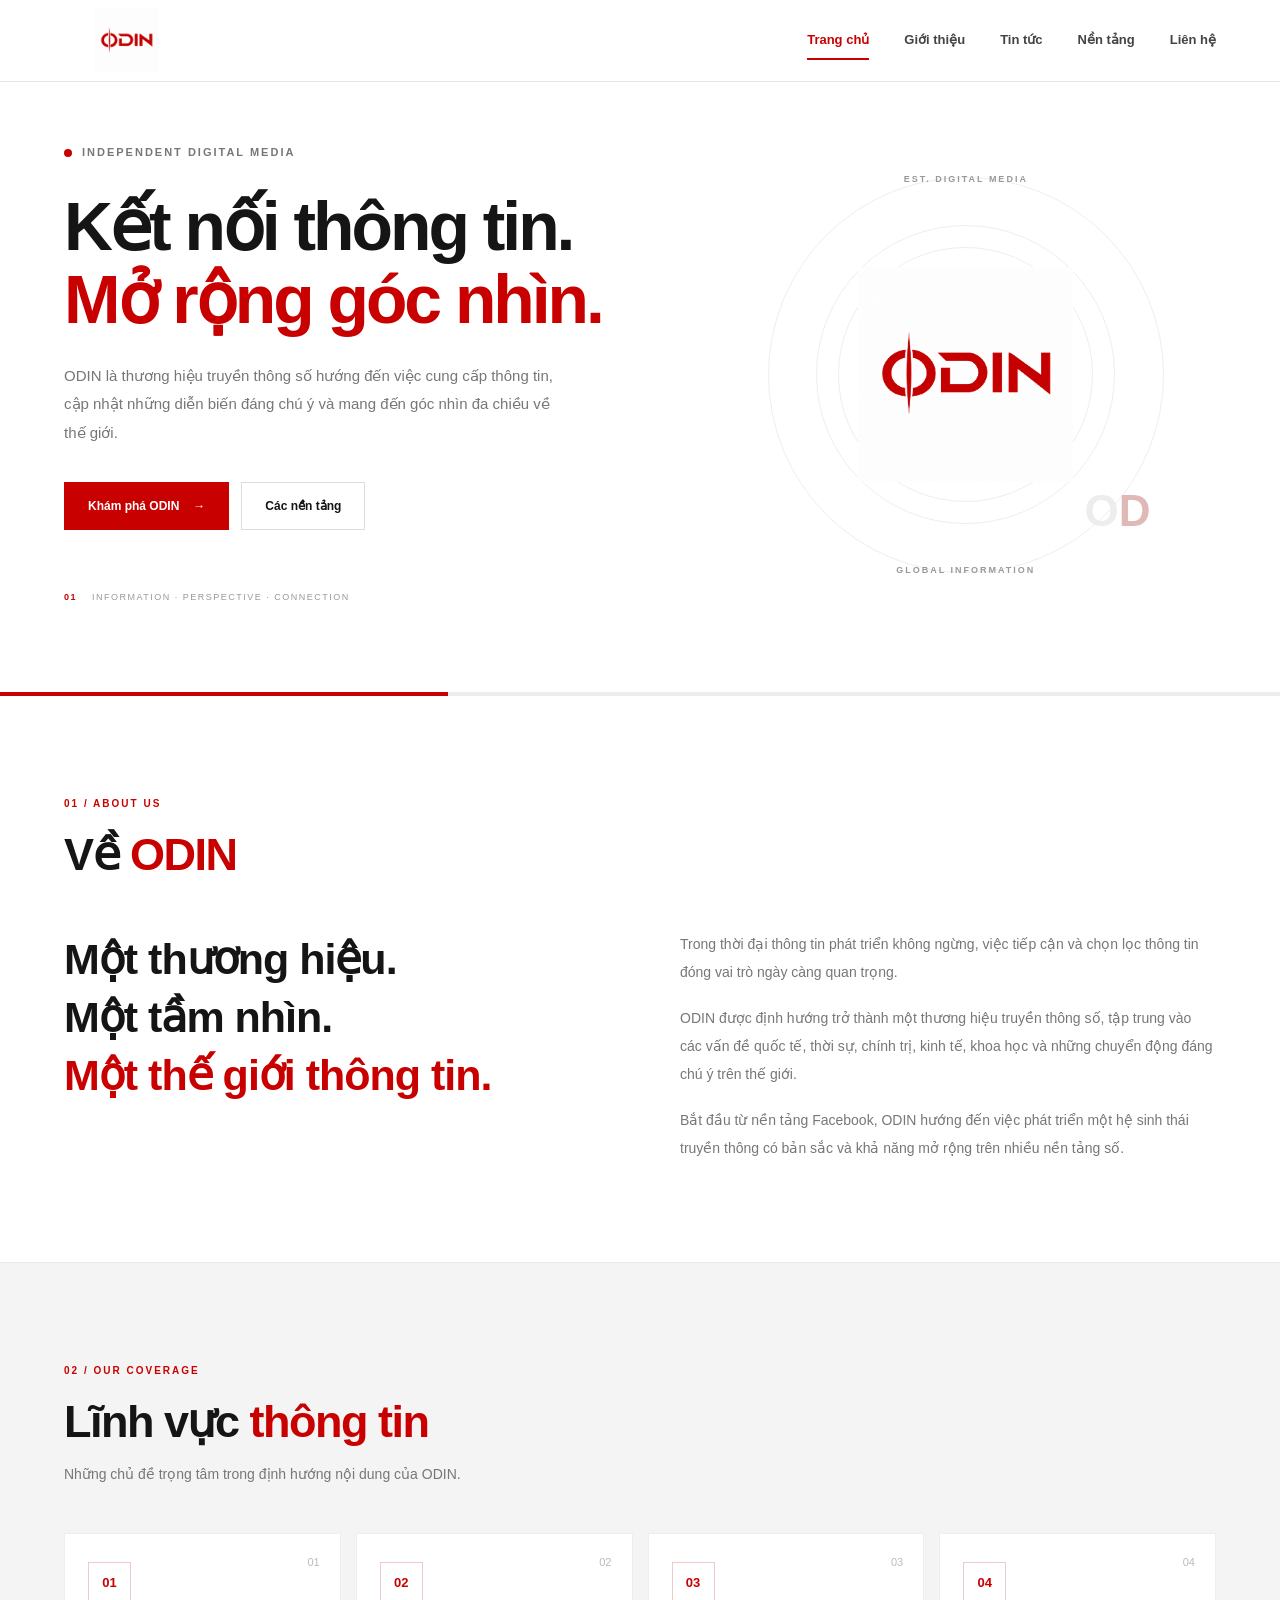
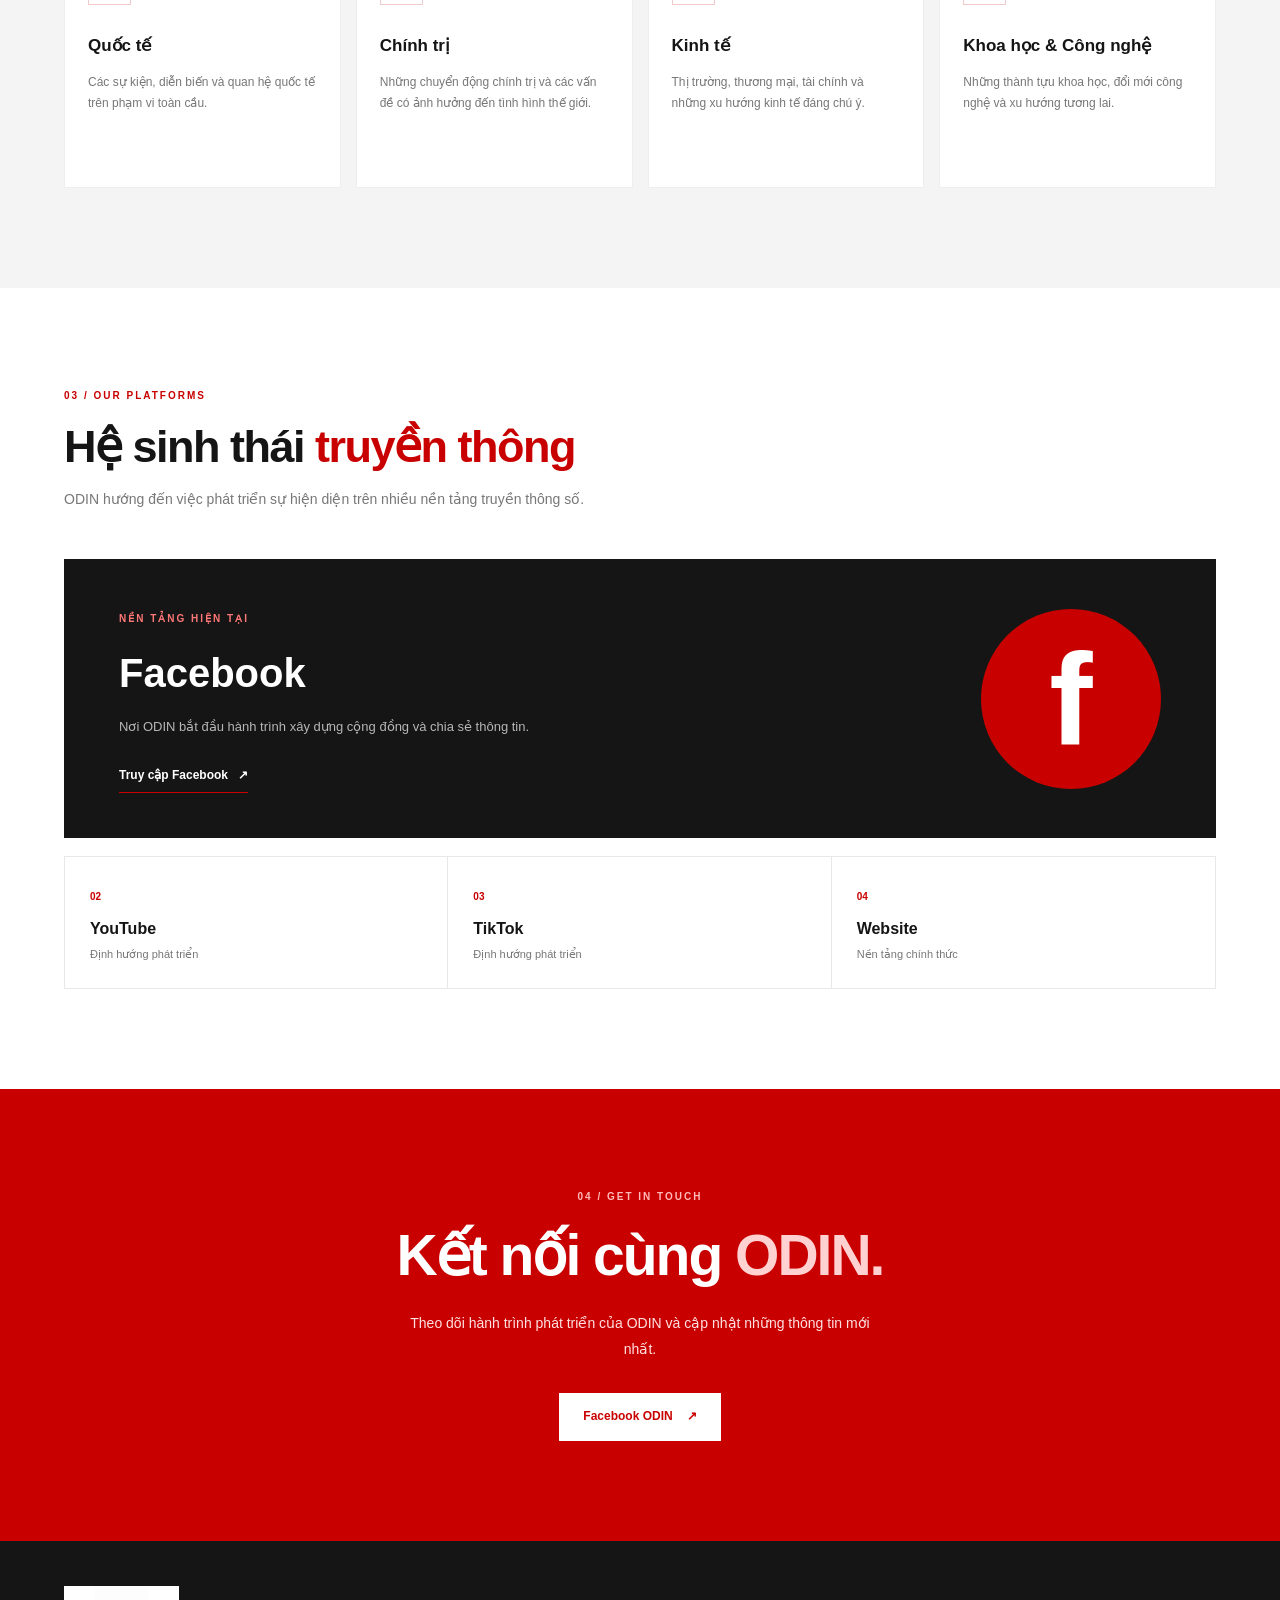
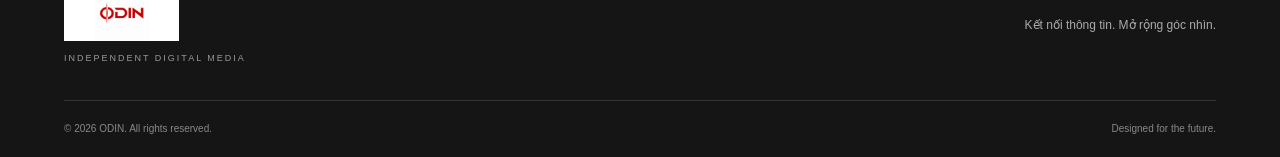
<file: index.html>
<!DOCTYPE html>
<html lang="vi">
<head>
    <meta charset="UTF-8">
    <meta name="viewport" content="width=device-width, initial-scale=1.0">

    <meta name="description" content="ODIN - Thương hiệu truyền thông số, cập nhật tin tức và thông tin quốc tế.">

    <meta name="theme-color" content="#ffffff">

    <title>ODIN — Independent Media</title>

    <!-- Kết nối tệp CSS -->
    <link rel="stylesheet" href="CSS/style.css">
    <meta name="google-site-verification" content="PAQ6sHOZTSMUvx8kvHD7Wn_HcqhSlnNQeg2O_jEp5a0" />
</head>

<body>

    <!-- HEADER -->
    <header class="site-header">
        <div class="container header-inner">

            <a href="#home" class="brand" aria-label="ODIN - Trang chủ">
                <img src="ASSETS/logo.png" alt="ODIN Logo">
            </a>

            <button
                class="menu-toggle"
                id="menu-toggle"
                aria-label="Mở menu"
                aria-expanded="false"
                aria-controls="main-nav"
            >
                <span></span>
                <span></span>
                <span></span>
            </button>

            
            <nav class="main-nav" id="main-nav">

                <a href="index.html#home" class="nav-link active">Trang chủ</a>

                <a href="PAGES/about.html" class="nav-link">Giới thiệu</a>

                <a href="PAGES/news.html" class="nav-link">Tin tức</a>

                <a href="index.html#platforms" class="nav-link">Nền tảng</a>

                <a href="PAGES/contact.html" class="nav-link">Liên hệ</a>

            </nav>


        </div>
    </header>


    <!-- MAIN CONTENT -->
    <main>

        <!-- HERO SECTION -->
        <section class="hero" id="home">

            <div class="container hero-grid">

                <div class="hero-content">

                    <span class="eyebrow">
                        <span class="red-dot"></span>
                        INDEPENDENT DIGITAL MEDIA
                    </span>

                    <h1>
                        Kết nối thông tin.
                        <span>Mở rộng góc nhìn.</span>
                    </h1>

                    <p class="hero-description">
                        ODIN là thương hiệu truyền thông số hướng đến
                        việc cung cấp thông tin, cập nhật những diễn biến
                        đáng chú ý và mang đến góc nhìn đa chiều về thế giới.
                    </p>

                    <div class="hero-actions">
                        <a href="#about" class="button button-primary">
                            Khám phá ODIN
                            <span aria-hidden="true">→</span>
                        </a>

                        <a href="#platforms" class="button button-outline">
                            Các nền tảng
                        </a>
                    </div>

                    <div class="hero-caption">
                        <span>01</span>
                        <span>INFORMATION · PERSPECTIVE · CONNECTION</span>
                    </div>

                </div>


                <div class="hero-visual">

                    <div class="visual-frame">

                        <div class="visual-circle circle-one"></div>
                        <div class="visual-circle circle-two"></div>

                        <div class="visual-center">
                            <img src="ASSETS/logo.png" alt="ODIN">
                        </div>

                        <span class="visual-label label-top">
                            EST. DIGITAL MEDIA
                        </span>

                        <span class="visual-label label-bottom">
                            GLOBAL INFORMATION
                        </span>

                        <div class="visual-number">
                            O<span>D</span>
                        </div>

                    </div>

                </div>

            </div>

            <div class="hero-bottom-line"></div>

        </section>


        <!-- INTRODUCTION -->
        <section class="section about-section" id="about">

            <div class="container">

                <div class="section-heading">

                    <span class="section-index">01 / ABOUT US</span>

                    <h2>
                        Về <span>ODIN</span>
                    </h2>

                </div>

                <div class="about-grid">

                    <div class="about-title">
                        <h3>
                            Một thương hiệu.
                            <br>
                            Một tầm nhìn.
                            <br>
                            <span>Một thế giới thông tin.</span>
                        </h3>
                    </div>

                    <div class="about-description">

                        <p>
                            Trong thời đại thông tin phát triển không ngừng,
                            việc tiếp cận và chọn lọc thông tin đóng vai trò
                            ngày càng quan trọng.
                        </p>

                        <p>
                            ODIN được định hướng trở thành một thương hiệu
                            truyền thông số, tập trung vào các vấn đề quốc tế,
                            thời sự, chính trị, kinh tế, khoa học và những
                            chuyển động đáng chú ý trên thế giới.
                        </p>

                        <p>
                            Bắt đầu từ nền tảng Facebook, ODIN hướng đến
                            việc phát triển một hệ sinh thái truyền thông
                            có bản sắc và khả năng mở rộng trên nhiều
                            nền tảng số.
                        </p>

                    </div>

                </div>

            </div>

        </section>


        <!-- COVERAGE -->
        <section class="section coverage-section" id="coverage">

            <div class="container">

                <div class="section-heading">

                    <span class="section-index">02 / OUR COVERAGE</span>

                    <h2>
                        Lĩnh vực <span>thông tin</span>
                    </h2>

                    <p>
                        Những chủ đề trọng tâm trong định hướng nội dung
                        của ODIN.
                    </p>

                </div>


                <div class="coverage-grid">

                    <article class="coverage-card">

                        <span class="card-number">01</span>

                        <div class="card-icon">01</div>

                        <h3>Quốc tế</h3>

                        <p>
                            Các sự kiện, diễn biến và quan hệ quốc tế
                            trên phạm vi toàn cầu.
                        </p>

                    </article>


                    <article class="coverage-card">

                        <span class="card-number">02</span>

                        <div class="card-icon">02</div>

                        <h3>Chính trị</h3>

                        <p>
                            Những chuyển động chính trị và các vấn đề
                            có ảnh hưởng đến tình hình thế giới.
                        </p>

                    </article>


                    <article class="coverage-card">

                        <span class="card-number">03</span>

                        <div class="card-icon">03</div>

                        <h3>Kinh tế</h3>

                        <p>
                            Thị trường, thương mại, tài chính và
                            những xu hướng kinh tế đáng chú ý.
                        </p>

                    </article>


                    <article class="coverage-card">

                        <span class="card-number">04</span>

                        <div class="card-icon">04</div>

                        <h3>Khoa học & Công nghệ</h3>

                        <p>
                            Những thành tựu khoa học, đổi mới công nghệ
                            và xu hướng tương lai.
                        </p>

                    </article>

                </div>

            </div>

        </section>


        <!-- PLATFORMS -->
        <section class="section platforms-section" id="platforms">

            <div class="container">

                <div class="section-heading">

                    <span class="section-index">03 / OUR PLATFORMS</span>

                    <h2>
                        Hệ sinh thái <span>truyền thông</span>
                    </h2>

                    <p>
                        ODIN hướng đến việc phát triển sự hiện diện
                        trên nhiều nền tảng truyền thông số.
                    </p>

                </div>


                <div class="platform-main">

                    <div class="platform-content">

                        <span class="platform-status">
                            NỀN TẢNG HIỆN TẠI
                        </span>

                        <h3>Facebook</h3>

                        <p>
                            Nơi ODIN bắt đầu hành trình xây dựng
                            cộng đồng và chia sẻ thông tin.
                        </p>

                        <a
                            href="https://www.facebook.com/"
                            target="_blank"
                            rel="noopener noreferrer"
                            class="text-link"
                        >
                            Truy cập Facebook
                            <span aria-hidden="true">↗</span>
                        </a>

                    </div>

                    <div class="platform-symbol">
                        f
                    </div>

                </div>


                <div class="future-platforms">

                    <div class="future-platform">
                        <span>02</span>
                        <h4>YouTube</h4>
                        <p>Định hướng phát triển</p>
                    </div>

                    <div class="future-platform">
                        <span>03</span>
                        <h4>TikTok</h4>
                        <p>Định hướng phát triển</p>
                    </div>

                    <div class="future-platform">
                        <span>04</span>
                        <h4>Website</h4>
                        <p>Nền tảng chính thức</p>
                    </div>

                </div>

            </div>

        </section>


        <!-- CONTACT -->
        <section class="section contact-section" id="contact">

            <div class="container contact-inner">

                <span class="section-index">04 / GET IN TOUCH</span>

                <h2>
                    Kết nối cùng
                    <span>ODIN.</span>
                </h2>

                <p>
                    Theo dõi hành trình phát triển của ODIN
                    và cập nhật những thông tin mới nhất.
                </p>

                <a
                    href="https://www.facebook.com/"
                    target="_blank"
                    rel="noopener noreferrer"
                    class="button button-light"
                >
                    Facebook ODIN
                    <span aria-hidden="true">↗</span>
                </a>

            </div>

        </section>

    </main>


    <!-- FOOTER -->
    <footer class="site-footer">

        <div class="container">

            <div class="footer-top">

                <div class="footer-brand">
                    <img src="ASSETS/logo.png" alt="ODIN Logo">
                    <p>INDEPENDENT DIGITAL MEDIA</p>
                </div>

                <p class="footer-description">
                    Kết nối thông tin. Mở rộng góc nhìn.
                </p>

            </div>


            <div class="footer-bottom">

                <p>
                    © <span id="current-year">2026</span> ODIN.
                    All rights reserved.
                </p>

                <p>
                    Designed for the future.
                </p>

            </div>

        </div>

    </footer>


    <!-- Kết nối tệp JavaScript -->
    <script src="JS/main.js"></script>

</body>
</html>
</file>
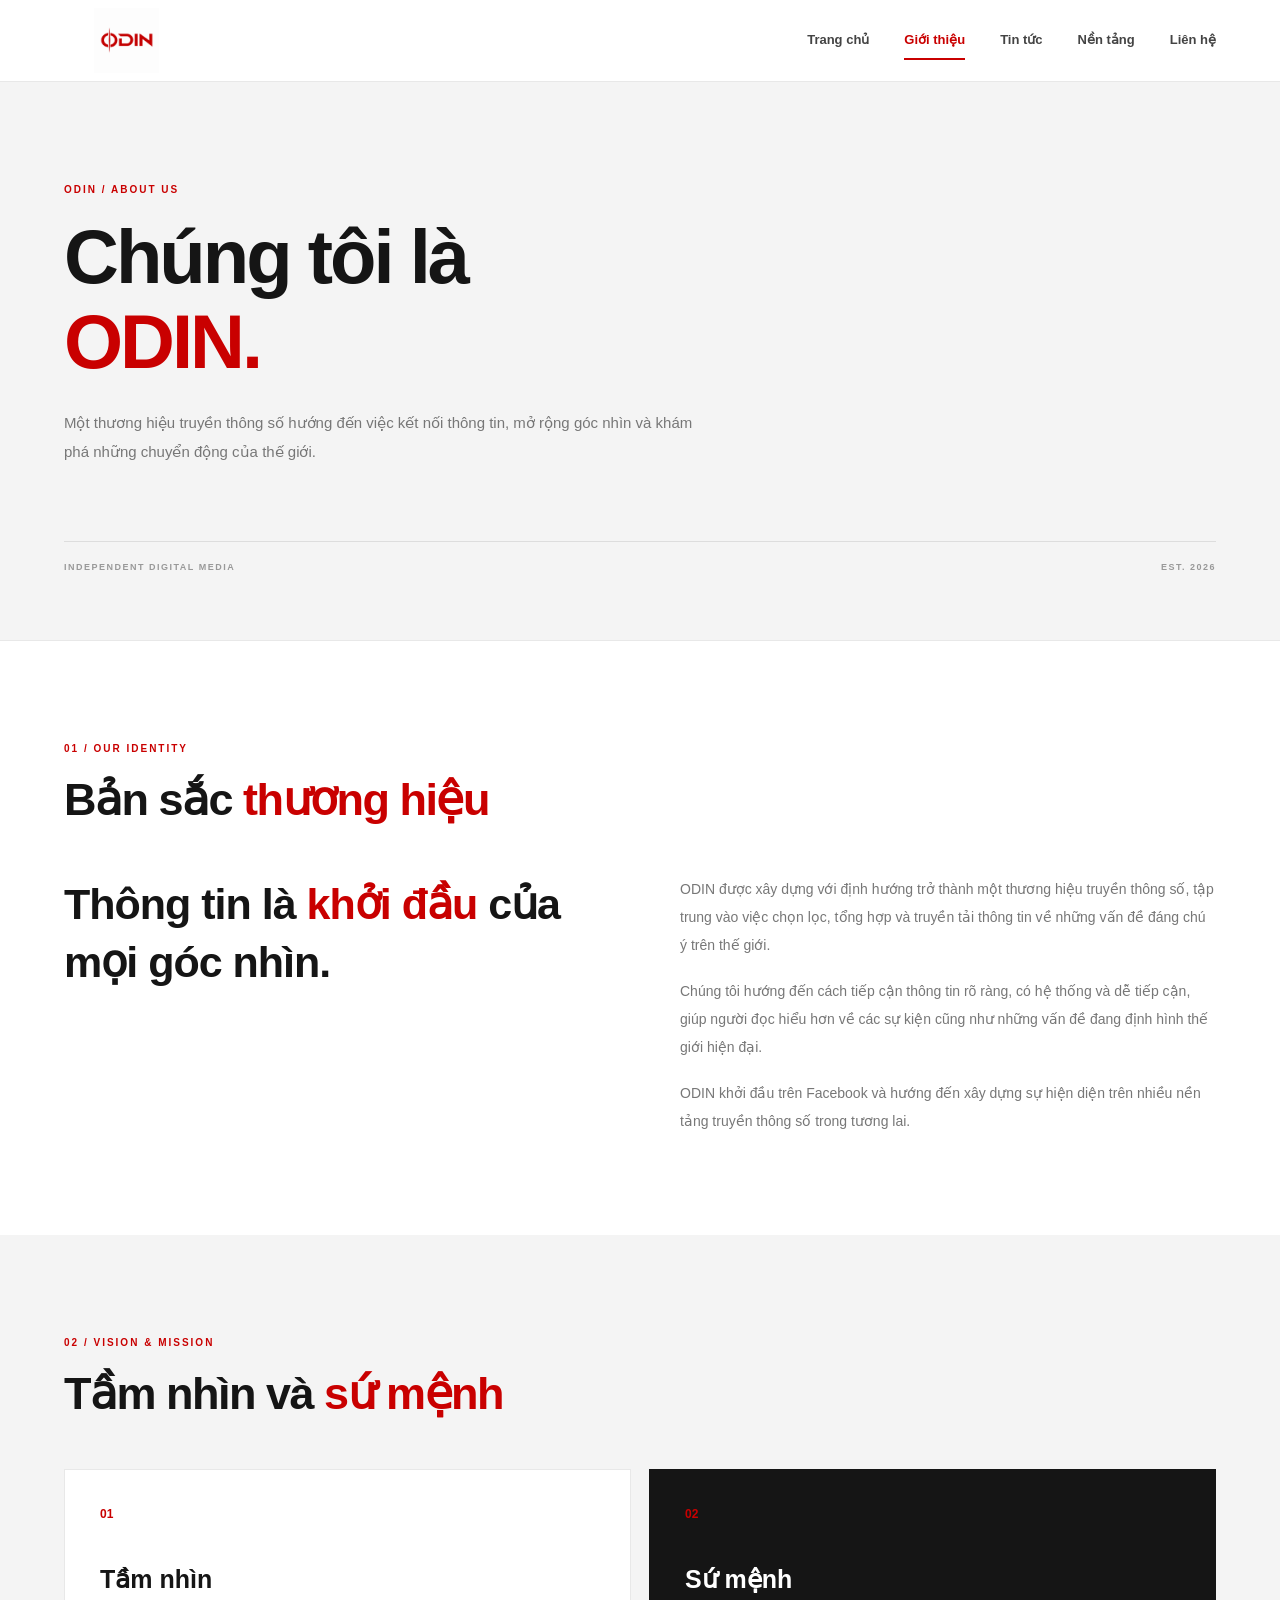
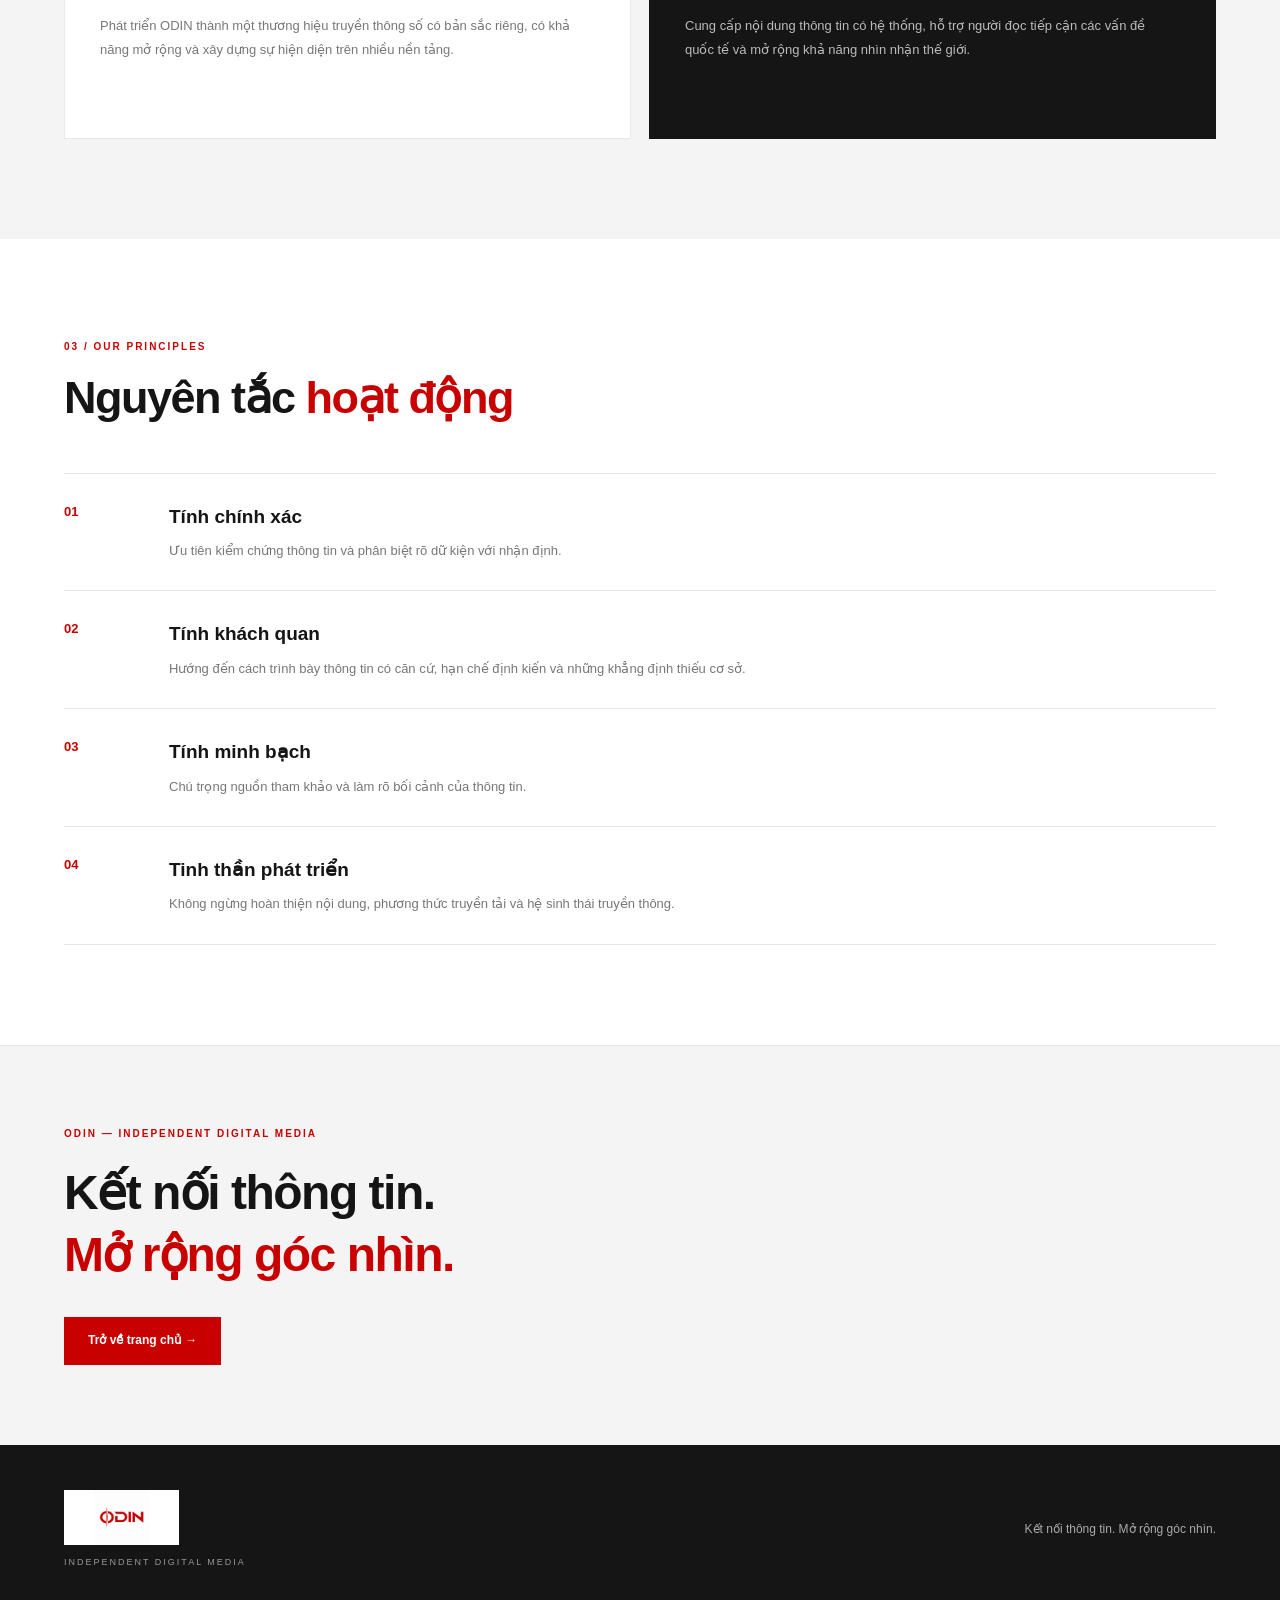
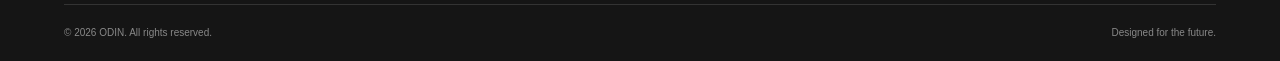
<file: PAGES/about.html>
<!DOCTYPE html>
<html lang="vi">
<head>
    <meta charset="UTF-8">
    <meta name="viewport" content="width=device-width, initial-scale=1.0">

    <meta name="description" content="Tìm hiểu về ODIN, tầm nhìn, sứ mệnh và định hướng phát triển thương hiệu truyền thông số.">

    <meta name="theme-color" content="#ffffff">

    <title>Giới thiệu | ODIN</title>

    <link rel="stylesheet" href="../CSS/style.css">
</head>

<body>

    <!-- HEADER -->
    <header class="site-header">
        <div class="container header-inner">

            <a href="../index.html#home" class="brand">
                <img src="../ASSETS/logo.png" alt="ODIN Logo">
            </a>

            <button class="menu-toggle"
                    id="menu-toggle"
                    aria-label="Mở menu"
                    aria-expanded="false"
                    aria-controls="main-nav">

                <span></span>
                <span></span>
                <span></span>

            </button>

            <nav class="main-nav" id="main-nav">

                <a href="../index.html#home" class="nav-link">
                    Trang chủ
                </a>

                <a href="about.html" class="nav-link active">
                    Giới thiệu
                </a>

                <a href="news.html" class="nav-link">
                    Tin tức
                </a>

                <a href="../index.html#platforms" class="nav-link">
                    Nền tảng
                </a>

                <a href="contact.html" class="nav-link">
                    Liên hệ
                </a>

            </nav>

        </div>
    </header>


    <main>

        <!-- PAGE HERO -->
        <section class="page-hero">

            <div class="container">

                <span class="section-index">
                    ODIN / ABOUT US
                </span>

                <h1 class="page-title">
                    Chúng tôi là
                    <span>ODIN.</span>
                </h1>

                <p class="page-lead">
                    Một thương hiệu truyền thông số hướng đến việc
                    kết nối thông tin, mở rộng góc nhìn và khám phá
                    những chuyển động của thế giới.
                </p>

                <div class="page-hero-footer">
                    <span>INDEPENDENT DIGITAL MEDIA</span>
                    <span>EST. 2026</span>
                </div>

            </div>

        </section>


        <!-- BRAND INTRODUCTION -->
        <section class="section">

            <div class="container">

                <div class="section-heading">

                    <span class="section-index">
                        01 / OUR IDENTITY
                    </span>

                    <h2>
                        Bản sắc <span>thương hiệu</span>
                    </h2>

                </div>


                <div class="about-grid">

                    <div class="about-title">

                        <h3>
                            Thông tin là
                            <span>khởi đầu</span>
                            của mọi góc nhìn.
                        </h3>

                    </div>


                    <div class="about-description">

                        <p>
                            ODIN được xây dựng với định hướng trở thành
                            một thương hiệu truyền thông số, tập trung
                            vào việc chọn lọc, tổng hợp và truyền tải
                            thông tin về những vấn đề đáng chú ý trên
                            thế giới.
                        </p>

                        <p>
                            Chúng tôi hướng đến cách tiếp cận thông tin
                            rõ ràng, có hệ thống và dễ tiếp cận, giúp
                            người đọc hiểu hơn về các sự kiện cũng như
                            những vấn đề đang định hình thế giới hiện đại.
                        </p>

                        <p>
                            ODIN khởi đầu trên Facebook và hướng đến
                            xây dựng sự hiện diện trên nhiều nền tảng
                            truyền thông số trong tương lai.
                        </p>

                    </div>

                </div>

            </div>

        </section>


        <!-- VISION AND MISSION -->
        <section class="section identity-section">

            <div class="container">

                <div class="section-heading">

                    <span class="section-index">
                        02 / VISION & MISSION
                    </span>

                    <h2>
                        Tầm nhìn và <span>sứ mệnh</span>
                    </h2>

                </div>


                <div class="identity-grid">

                    <article class="identity-card">

                        <span class="identity-number">01</span>

                        <h3>Tầm nhìn</h3>

                        <p>
                            Phát triển ODIN thành một thương hiệu truyền
                            thông số có bản sắc riêng, có khả năng mở rộng
                            và xây dựng sự hiện diện trên nhiều nền tảng.
                        </p>

                    </article>


                    <article class="identity-card identity-featured">

                        <span class="identity-number">02</span>

                        <h3>Sứ mệnh</h3>

                        <p>
                            Cung cấp nội dung thông tin có hệ thống,
                            hỗ trợ người đọc tiếp cận các vấn đề quốc tế
                            và mở rộng khả năng nhìn nhận thế giới.
                        </p>

                    </article>

                </div>

            </div>

        </section>


        <!-- PRINCIPLES -->
        <section class="section">

            <div class="container">

                <div class="section-heading">

                    <span class="section-index">
                        03 / OUR PRINCIPLES
                    </span>

                    <h2>
                        Nguyên tắc <span>hoạt động</span>
                    </h2>

                </div>


                <div class="principles-list">

                    <div class="principle-item">

                        <span>01</span>

                        <div>
                            <h3>Tính chính xác</h3>

                            <p>
                                Ưu tiên kiểm chứng thông tin và
                                phân biệt rõ dữ kiện với nhận định.
                            </p>
                        </div>

                    </div>


                    <div class="principle-item">

                        <span>02</span>

                        <div>
                            <h3>Tính khách quan</h3>

                            <p>
                                Hướng đến cách trình bày thông tin
                                có căn cứ, hạn chế định kiến và
                                những khẳng định thiếu cơ sở.
                            </p>
                        </div>

                    </div>


                    <div class="principle-item">

                        <span>03</span>

                        <div>
                            <h3>Tính minh bạch</h3>

                            <p>
                                Chú trọng nguồn tham khảo và
                                làm rõ bối cảnh của thông tin.
                            </p>
                        </div>

                    </div>


                    <div class="principle-item">

                        <span>04</span>

                        <div>
                            <h3>Tinh thần phát triển</h3>

                            <p>
                                Không ngừng hoàn thiện nội dung,
                                phương thức truyền tải và hệ sinh thái
                                truyền thông.
                            </p>
                        </div>

                    </div>

                </div>

            </div>

        </section>


        <!-- CLOSING -->
        <section class="page-closing">

            <div class="container">

                <p>ODIN — INDEPENDENT DIGITAL MEDIA</p>

                <h2>
                    Kết nối thông tin.
                    <span>Mở rộng góc nhìn.</span>
                </h2>

                <a href="../index.html" class="button button-primary">
                    Trở về trang chủ →
                </a>

            </div>

        </section>

    </main>


    <!-- FOOTER -->
    <footer class="site-footer">

        <div class="container">

            <div class="footer-top">

                <div class="footer-brand">

                    <img src="../ASSETS/logo.png" alt="ODIN Logo">

                    <p>INDEPENDENT DIGITAL MEDIA</p>

                </div>

                <p class="footer-description">
                    Kết nối thông tin. Mở rộng góc nhìn.
                </p>

            </div>


            <div class="footer-bottom">

                <p>
                    © <span id="current-year">2026</span>
                    ODIN. All rights reserved.
                </p>

                <p>Designed for the future.</p>

            </div>

        </div>

    </footer>


    <script src="../JS/main.js"></script>

</body>
</html>
</file>
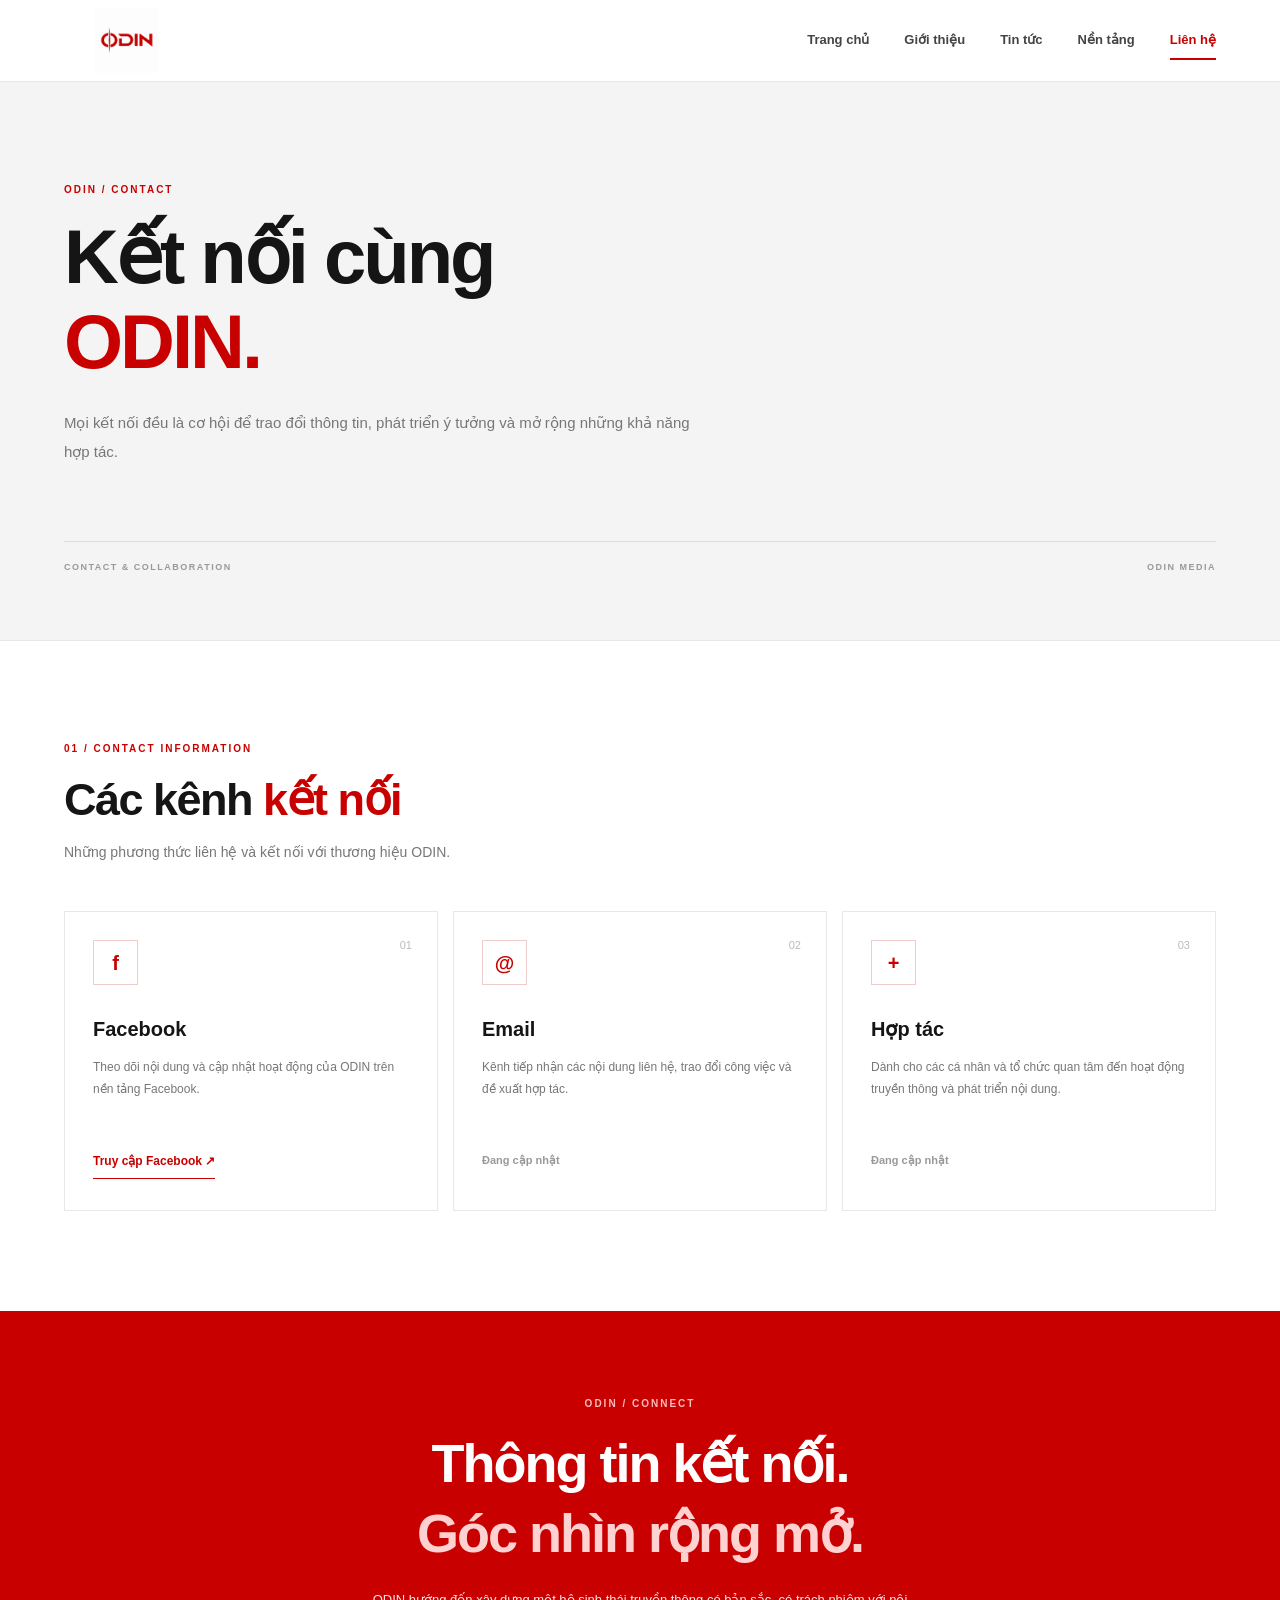
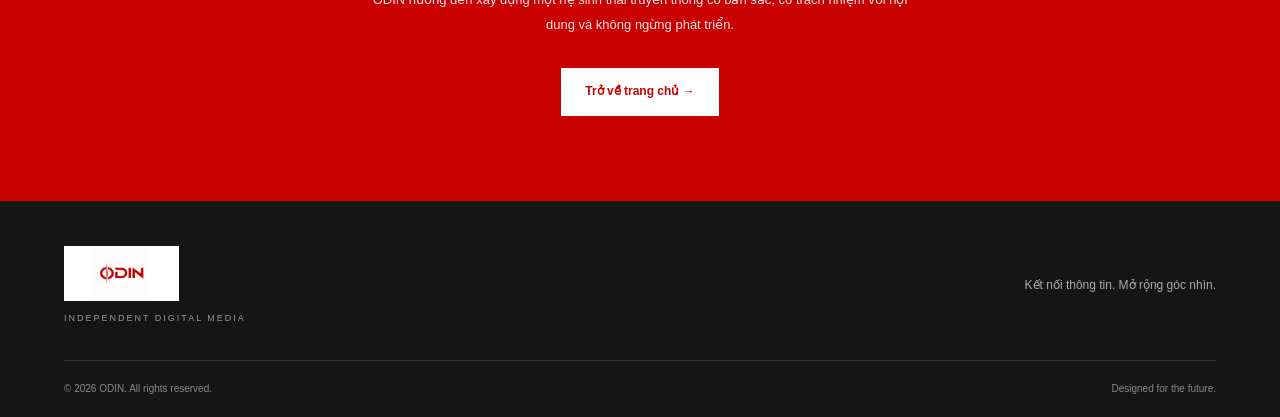
<file: PAGES/contact.html>
<!DOCTYPE html>
<html lang="vi">
<head>
    <meta charset="UTF-8">
    <meta name="viewport" content="width=device-width, initial-scale=1.0">

    <meta name="description" content="Liên hệ với ODIN về hợp tác, truyền thông và các vấn đề liên quan.">

    <meta name="theme-color" content="#ffffff">

    <title>Liên hệ | ODIN</title>

    <link rel="stylesheet" href="../CSS/style.css">
</head>

<body>

    <!-- HEADER -->
    <header class="site-header">

        <div class="container header-inner">

            <a href="../index.html#home" class="brand">
                <img src="../ASSETS/logo.png" alt="ODIN Logo">
            </a>


            <button class="menu-toggle"
                    id="menu-toggle"
                    aria-label="Mở menu"
                    aria-expanded="false"
                    aria-controls="main-nav">

                <span></span>
                <span></span>
                <span></span>

            </button>


            <nav class="main-nav" id="main-nav">

                <a href="../index.html#home" class="nav-link">
                    Trang chủ
                </a>

                <a href="about.html" class="nav-link">
                    Giới thiệu
                </a>

                <a href="news.html" class="nav-link">
                    Tin tức
                </a>

                <a href="../index.html#platforms" class="nav-link">
                    Nền tảng
                </a>

                <a href="contact.html" class="nav-link active">
                    Liên hệ
                </a>

            </nav>

        </div>

    </header>


    <main>

        <!-- HERO -->
        <section class="page-hero">

            <div class="container">

                <span class="section-index">
                    ODIN / CONTACT
                </span>

                <h1 class="page-title">
                    Kết nối cùng
                    <span>ODIN.</span>
                </h1>

                <p class="page-lead">
                    Mọi kết nối đều là cơ hội để trao đổi thông tin,
                    phát triển ý tưởng và mở rộng những khả năng hợp tác.
                </p>

                <div class="page-hero-footer">

                    <span>CONTACT & COLLABORATION</span>

                    <span>ODIN MEDIA</span>

                </div>

            </div>

        </section>


        <!-- CONTACT CONTENT -->
        <section class="section">

            <div class="container">

                <div class="section-heading">

                    <span class="section-index">
                        01 / CONTACT INFORMATION
                    </span>

                    <h2>
                        Các kênh <span>kết nối</span>
                    </h2>

                    <p>
                        Những phương thức liên hệ và kết nối với
                        thương hiệu ODIN.
                    </p>

                </div>


                <div class="contact-grid">

                    <article class="contact-card">

                        <span class="contact-number">01</span>

                        <div class="contact-icon">f</div>

                        <h3>Facebook</h3>

                        <p>
                            Theo dõi nội dung và cập nhật hoạt động
                            của ODIN trên nền tảng Facebook.
                        </p>

                        <!--
                        Thay URL bên dưới bằng đường dẫn
                        trang Facebook ODIN thực tế.
                        -->

                        <a
                            href="https://www.facebook.com/"
                            target="_blank"
                            rel="noopener noreferrer"
                            class="text-link contact-link"
                        >
                            Truy cập Facebook ↗
                        </a>

                    </article>


                    <article class="contact-card">

                        <span class="contact-number">02</span>

                        <div class="contact-icon">@</div>

                        <h3>Email</h3>

                        <p>
                            Kênh tiếp nhận các nội dung liên hệ,
                            trao đổi công việc và đề xuất hợp tác.
                        </p>

                        <span class="contact-status">
                            Đang cập nhật
                        </span>

                    </article>


                    <article class="contact-card">

                        <span class="contact-number">03</span>

                        <div class="contact-icon">+</div>

                        <h3>Hợp tác</h3>

                        <p>
                            Dành cho các cá nhân và tổ chức
                            quan tâm đến hoạt động truyền thông
                            và phát triển nội dung.
                        </p>

                        <span class="contact-status">
                            Đang cập nhật
                        </span>

                    </article>

                </div>

            </div>

        </section>


        <!-- CONTACT STATEMENT -->
        <section class="contact-statement">

            <div class="container">

                <span class="section-index">
                    ODIN / CONNECT
                </span>

                <h2>
                    Thông tin kết nối.
                    <span>Góc nhìn rộng mở.</span>
                </h2>

                <p>
                    ODIN hướng đến xây dựng một hệ sinh thái truyền thông
                    có bản sắc, có trách nhiệm với nội dung và
                    không ngừng phát triển.
                </p>

                <a href="../index.html" class="button button-light">
                    Trở về trang chủ →
                </a>

            </div>

        </section>

    </main>


    <!-- FOOTER -->
    <footer class="site-footer">

        <div class="container">

            <div class="footer-top">

                <div class="footer-brand">

                    <img src="../ASSETS/logo.png" alt="ODIN Logo">

                    <p>INDEPENDENT DIGITAL MEDIA</p>

                </div>

                <p class="footer-description">
                    Kết nối thông tin. Mở rộng góc nhìn.
                </p>

            </div>


            <div class="footer-bottom">

                <p>
                    © <span id="current-year">2026</span>
                    ODIN. All rights reserved.
                </p>

                <p>Designed for the future.</p>

            </div>

        </div>

    </footer>


    <script src="../JS/main.js"></script>

</body>
</html>
</file>
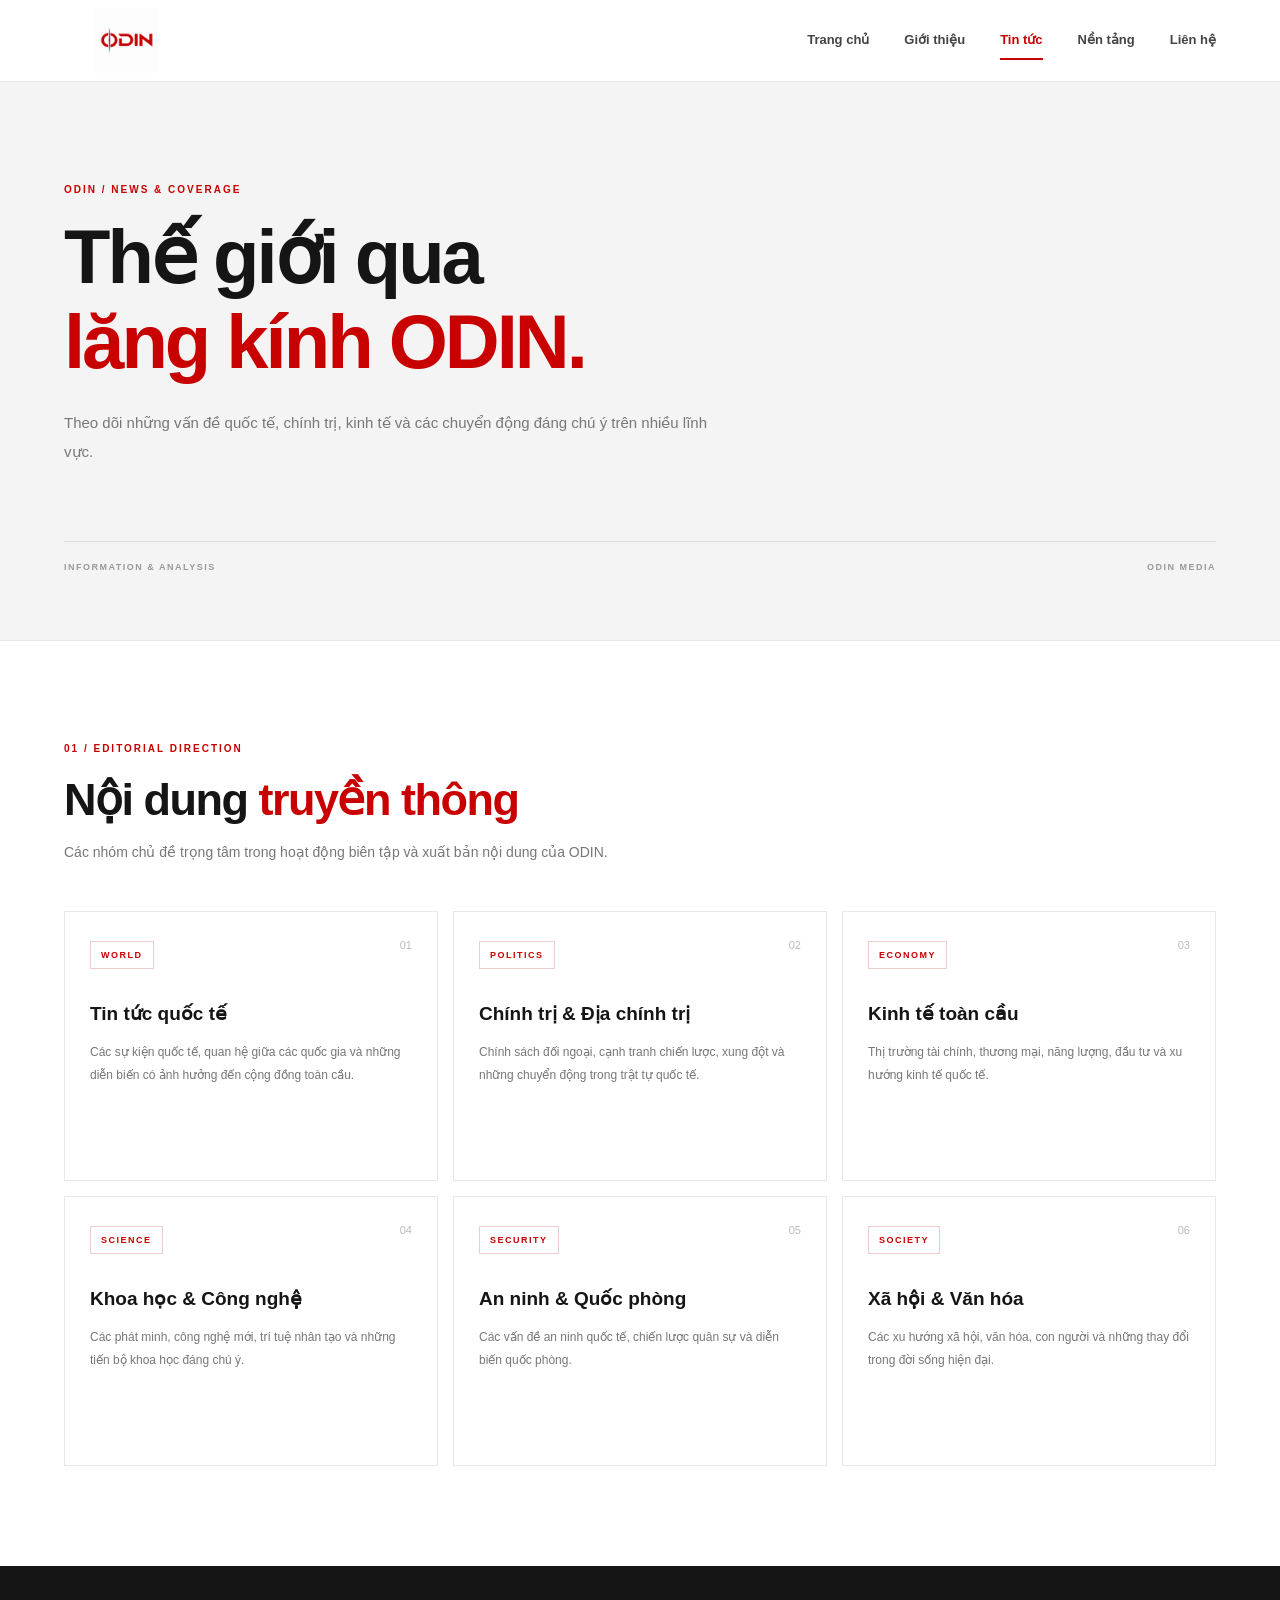
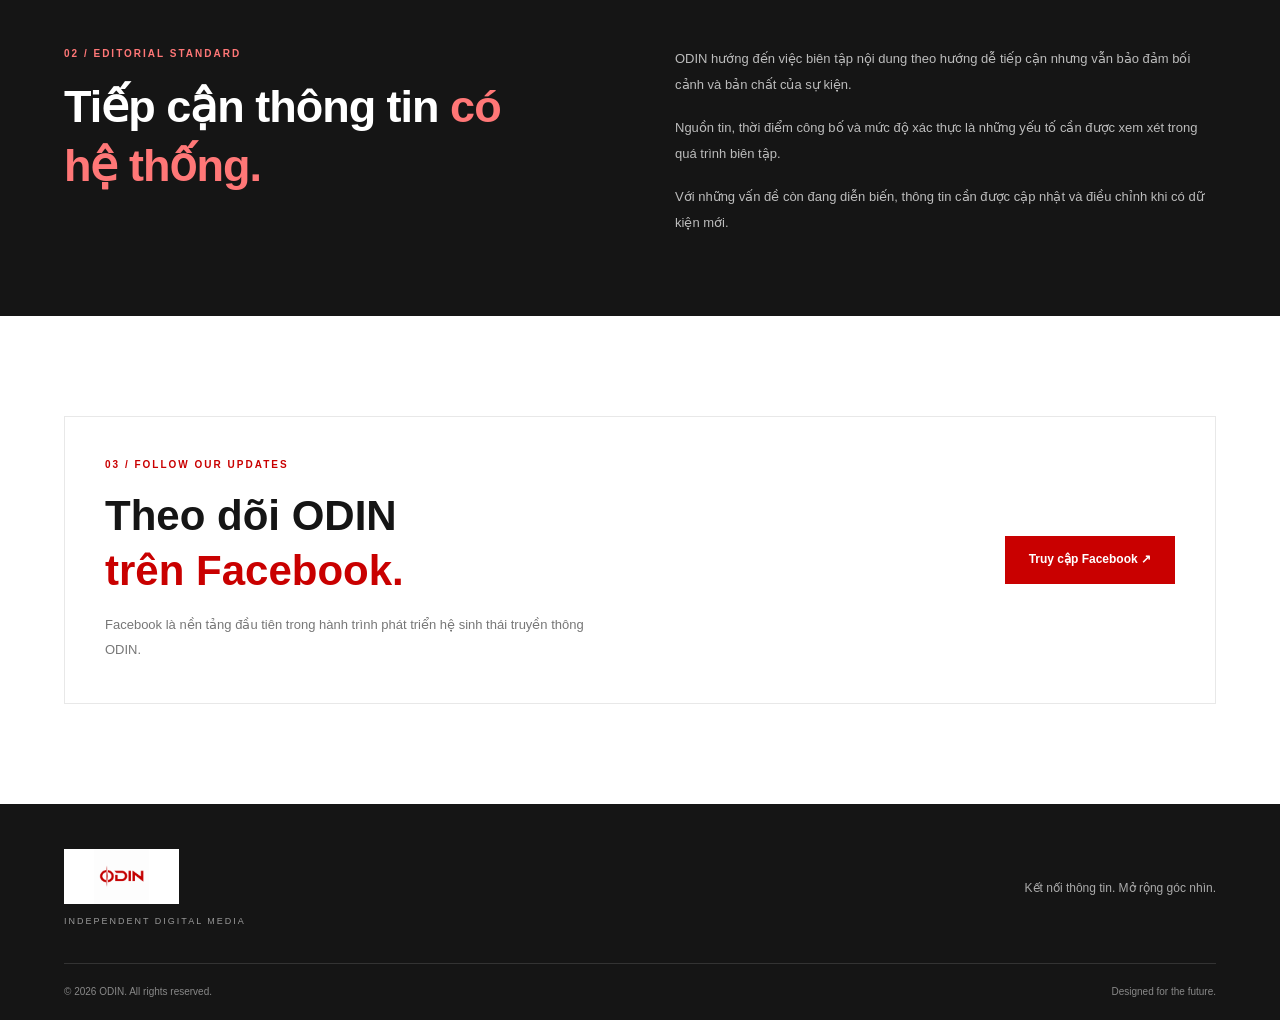
<file: PAGES/news.html>
<!DOCTYPE html>
<html lang="vi">
<head>
    <meta charset="UTF-8">
    <meta name="viewport" content="width=device-width, initial-scale=1.0">

    <meta name="description" content="Khám phá các lĩnh vực tin tức và nội dung truyền thông của ODIN.">

    <meta name="theme-color" content="#ffffff">

    <title>Tin tức | ODIN</title>

    <link rel="stylesheet" href="../CSS/style.css">
</head>

<body>

    <!-- HEADER -->
    <header class="site-header">

        <div class="container header-inner">

            <a href="../index.html#home" class="brand">
                <img src="../ASSETS/logo.png" alt="ODIN Logo">
            </a>


            <button class="menu-toggle"
                    id="menu-toggle"
                    aria-label="Mở menu"
                    aria-expanded="false"
                    aria-controls="main-nav">

                <span></span>
                <span></span>
                <span></span>

            </button>


            <nav class="main-nav" id="main-nav">

                <a href="../index.html#home" class="nav-link">
                    Trang chủ
                </a>

                <a href="about.html" class="nav-link">
                    Giới thiệu
                </a>

                <a href="news.html" class="nav-link active">
                    Tin tức
                </a>

                <a href="../index.html#platforms" class="nav-link">
                    Nền tảng
                </a>

                <a href="contact.html" class="nav-link">
                    Liên hệ
                </a>

            </nav>

        </div>

    </header>


    <main>

        <!-- HERO -->
        <section class="page-hero">

            <div class="container">

                <span class="section-index">
                    ODIN / NEWS & COVERAGE
                </span>

                <h1 class="page-title">
                    Thế giới qua
                    <span>lăng kính ODIN.</span>
                </h1>

                <p class="page-lead">
                    Theo dõi những vấn đề quốc tế, chính trị,
                    kinh tế và các chuyển động đáng chú ý
                    trên nhiều lĩnh vực.
                </p>

                <div class="page-hero-footer">

                    <span>INFORMATION & ANALYSIS</span>

                    <span>ODIN MEDIA</span>

                </div>

            </div>

        </section>


        <!-- EDITORIAL INTRO -->
        <section class="section">

            <div class="container">

                <div class="section-heading">

                    <span class="section-index">
                        01 / EDITORIAL DIRECTION
                    </span>

                    <h2>
                        Nội dung <span>truyền thông</span>
                    </h2>

                    <p>
                        Các nhóm chủ đề trọng tâm trong hoạt động
                        biên tập và xuất bản nội dung của ODIN.
                    </p>

                </div>


                <div class="topic-grid">

                    <article class="topic-card">

                        <span class="topic-number">01</span>

                        <span class="topic-tag">
                            WORLD
                        </span>

                        <h3>Tin tức quốc tế</h3>

                        <p>
                            Các sự kiện quốc tế, quan hệ giữa
                            các quốc gia và những diễn biến
                            có ảnh hưởng đến cộng đồng toàn cầu.
                        </p>

                    </article>


                    <article class="topic-card">

                        <span class="topic-number">02</span>

                        <span class="topic-tag">
                            POLITICS
                        </span>

                        <h3>Chính trị & Địa chính trị</h3>

                        <p>
                            Chính sách đối ngoại, cạnh tranh
                            chiến lược, xung đột và những chuyển
                            động trong trật tự quốc tế.
                        </p>

                    </article>


                    <article class="topic-card">

                        <span class="topic-number">03</span>

                        <span class="topic-tag">
                            ECONOMY
                        </span>

                        <h3>Kinh tế toàn cầu</h3>

                        <p>
                            Thị trường tài chính, thương mại,
                            năng lượng, đầu tư và xu hướng
                            kinh tế quốc tế.
                        </p>

                    </article>


                    <article class="topic-card">

                        <span class="topic-number">04</span>

                        <span class="topic-tag">
                            SCIENCE
                        </span>

                        <h3>Khoa học & Công nghệ</h3>

                        <p>
                            Các phát minh, công nghệ mới,
                            trí tuệ nhân tạo và những tiến bộ
                            khoa học đáng chú ý.
                        </p>

                    </article>


                    <article class="topic-card">

                        <span class="topic-number">05</span>

                        <span class="topic-tag">
                            SECURITY
                        </span>

                        <h3>An ninh & Quốc phòng</h3>

                        <p>
                            Các vấn đề an ninh quốc tế,
                            chiến lược quân sự và diễn biến
                            quốc phòng.
                        </p>

                    </article>


                    <article class="topic-card">

                        <span class="topic-number">06</span>

                        <span class="topic-tag">
                            SOCIETY
                        </span>

                        <h3>Xã hội & Văn hóa</h3>

                        <p>
                            Các xu hướng xã hội, văn hóa,
                            con người và những thay đổi
                            trong đời sống hiện đại.
                        </p>

                    </article>

                </div>

            </div>

        </section>


        <!-- EDITORIAL STANDARD -->
        <section class="editorial-section">

            <div class="container editorial-grid">

                <div>

                    <span class="section-index">
                        02 / EDITORIAL STANDARD
                    </span>

                    <h2>
                        Tiếp cận thông tin
                        <span>có hệ thống.</span>
                    </h2>

                </div>


                <div class="editorial-description">

                    <p>
                        ODIN hướng đến việc biên tập nội dung
                        theo hướng dễ tiếp cận nhưng vẫn bảo đảm
                        bối cảnh và bản chất của sự kiện.
                    </p>

                    <p>
                        Nguồn tin, thời điểm công bố và mức độ
                        xác thực là những yếu tố cần được xem xét
                        trong quá trình biên tập.
                    </p>

                    <p>
                        Với những vấn đề còn đang diễn biến,
                        thông tin cần được cập nhật và điều chỉnh
                        khi có dữ kiện mới.
                    </p>

                </div>

            </div>

        </section>


        <!-- FACEBOOK -->
        <section class="section">

            <div class="container">

                <div class="news-platform">

                    <div>

                        <span class="section-index">
                            03 / FOLLOW OUR UPDATES
                        </span>

                        <h2>
                            Theo dõi ODIN
                            <span>trên Facebook.</span>
                        </h2>

                        <p>
                            Facebook là nền tảng đầu tiên trong
                            hành trình phát triển hệ sinh thái
                            truyền thông ODIN.
                        </p>

                    </div>


                    <a
                        href="https://www.facebook.com/share/1FVYxkWkG8/?mibextid=wwXIfr"
                        target="_blank"
                        rel="noopener noreferrer"
                        class="button button-primary"
                    >
                        Truy cập Facebook ↗
                    </a>

                </div>

            </div>

        </section>

    </main>


    <!-- FOOTER -->
    <footer class="site-footer">

        <div class="container">

            <div class="footer-top">

                <div class="footer-brand">

                    <img src="../ASSETS/logo.png" alt="ODIN Logo">

                    <p>INDEPENDENT DIGITAL MEDIA</p>

                </div>

                <p class="footer-description">
                    Kết nối thông tin. Mở rộng góc nhìn.
                </p>

            </div>


            <div class="footer-bottom">

                <p>
                    © <span id="current-year">2026</span>
                    ODIN. All rights reserved.
                </p>

                <p>Designed for the future.</p>

            </div>

        </div>

    </footer>


    <script src="../JS/main.js"></script>

</body>
</html>
</file>
<file: CSS/style.css>
/* =====================================
   ODIN - MAIN STYLESHEET
   ===================================== */


/* 1. GLOBAL SETTINGS */

:root {
    --primary: #c90000;
    --primary-dark: #a80000;

    --black: #151515;
    --dark: #202020;
    --gray: #777777;

    --light-gray: #f4f4f4;
    --white: #ffffff;

    --border: #e8e8e8;

    --container: 1160px;
}


* {
    margin: 0;
    padding: 0;
    box-sizing: border-box;
}


html {
    scroll-behavior: smooth;
    scroll-padding-top: 85px;
}


body {
    font-family: Arial, Helvetica, sans-serif;
    color: var(--black);
    background: var(--white);
    line-height: 1.6;
}


a {
    color: inherit;
    text-decoration: none;
}


img {
    display: block;
    max-width: 100%;
}


button {
    font: inherit;
}


.container {
    width: min(90%, var(--container));
    margin: 0 auto;
}


.section {
    padding: 100px 0;
}


/* 2. HEADER */

.site-header {
    width: 100%;
    height: 82px;

    background: rgba(255, 255, 255, 0.97);

    border-bottom: 1px solid var(--border);

    position: sticky;
    top: 0;
    z-index: 1000;
}


.header-inner {
    height: 100%;

    display: flex;
    align-items: center;
    justify-content: space-between;
}


.brand img {
    width: 125px;
    height: 65px;
    object-fit: contain;
}


.main-nav {
    display: flex;
    align-items: center;
    gap: 35px;
}


.nav-link {
    color: #444444;
    font-size: 13px;
    font-weight: 600;

    transition: color 0.2s ease;

    position: relative;
}


.nav-link:hover,
.nav-link.active {
    color: var(--primary);
}


.nav-link.active::after {
    content: "";

    position: absolute;
    left: 0;
    bottom: -9px;

    width: 100%;
    height: 2px;

    background: var(--primary);
}


.menu-toggle {
    display: none;

    width: 42px;
    height: 42px;

    border: none;
    background: transparent;

    cursor: pointer;
}


.menu-toggle span {
    display: block;

    width: 24px;
    height: 2px;

    margin: 5px auto;

    background: var(--black);

    transition: 0.25s;
}


/* 3. HERO */

.hero {
    position: relative;
    overflow: hidden;
}


.hero-grid {
    min-height: 610px;

    display: grid;
    grid-template-columns: 1.1fr 0.9fr;

    align-items: center;
    gap: 40px;

    padding-top: 40px;
    padding-bottom: 65px;
}


.hero-content {
    position: relative;
    z-index: 2;
}


.eyebrow {
    display: flex;
    align-items: center;
    gap: 10px;

    font-size: 11px;
    font-weight: 700;
    letter-spacing: 2px;

    color: var(--gray);

    margin-bottom: 28px;
}


.red-dot {
    width: 8px;
    height: 8px;

    background: var(--primary);
    border-radius: 50%;
}


.hero h1 {
    max-width: 650px;

    font-size: clamp(42px, 5.3vw, 70px);
    line-height: 1.08;

    letter-spacing: -3px;
    font-weight: 800;

    margin-bottom: 25px;
}


.hero h1 span {
    display: block;
    color: var(--primary);
}


.hero-description {
    max-width: 510px;

    color: var(--gray);
    font-size: 15px;
    line-height: 1.9;

    margin-bottom: 35px;
}


.hero-actions {
    display: flex;
    align-items: center;
    flex-wrap: wrap;
    gap: 12px;
}


.button {
    min-height: 48px;

    display: inline-flex;
    align-items: center;
    justify-content: center;
    gap: 14px;

    padding: 0 23px;

    font-size: 12px;
    font-weight: 700;

    border: 1px solid transparent;

    transition: 0.25s ease;
}


.button-primary {
    background: var(--primary);
    color: var(--white);
}


.button-primary:hover {
    background: var(--primary-dark);
    transform: translateY(-2px);
}


.button-outline {
    border-color: #dddddd;
    color: var(--black);
}


.button-outline:hover {
    border-color: var(--primary);
    color: var(--primary);
}


.hero-caption {
    display: flex;
    align-items: center;
    gap: 15px;

    margin-top: 60px;

    color: #999999;
    font-size: 9px;
    letter-spacing: 1.5px;
}


.hero-caption span:first-child {
    color: var(--primary);
    font-weight: 800;
}


.hero-visual {
    display: flex;
    align-items: center;
    justify-content: center;
}


.visual-frame {
    width: min(100%, 440px);
    aspect-ratio: 1;

    display: flex;
    align-items: center;
    justify-content: center;

    position: relative;
}


.visual-circle {
    position: absolute;

    border: 1px solid #eeeeee;
    border-radius: 50%;
}


.circle-one {
    width: 90%;
    height: 90%;
}


.circle-two {
    width: 68%;
    height: 68%;
}


.visual-center {
    width: 58%;
    height: 58%;

    display: flex;
    align-items: center;
    justify-content: center;

    background: var(--white);

    border: 1px solid #eeeeee;
    border-radius: 50%;

    position: relative;
    z-index: 2;
}


.visual-center img {
    width: 85%;
    height: 85%;
    object-fit: contain;
}


.visual-label {
    position: absolute;

    color: #999999;
    font-size: 9px;
    font-weight: 700;
    letter-spacing: 2px;
}


.label-top {
    top: 4%;
}


.label-bottom {
    bottom: 4%;
}


.visual-number {
    position: absolute;

    bottom: 11%;
    right: 8%;

    color: #ededed;

    font-size: 44px;
    font-weight: 900;
}


.visual-number span {
    color: #e0b8b8;
}


.hero-bottom-line {
    width: 100%;
    height: 4px;

    background: linear-gradient(
        90deg,
        var(--primary) 0%,
        var(--primary) 35%,
        #ededed 35%,
        #ededed 100%
    );
}


/* 4. SECTION HEADINGS */

.section-heading {
    margin-bottom: 48px;
}


.section-index {
    display: block;

    color: var(--primary);

    font-size: 10px;
    font-weight: 800;
    letter-spacing: 2px;

    margin-bottom: 16px;
}


.section-heading h2 {
    font-size: clamp(30px, 4vw, 45px);
    line-height: 1.2;

    letter-spacing: -1.5px;

    margin-bottom: 14px;
}


.section-heading h2 span {
    color: var(--primary);
}


.section-heading > p {
    color: var(--gray);
    font-size: 14px;
    max-width: 570px;
}


/* 5. ABOUT SECTION */

.about-section {
    border-bottom: 1px solid var(--border);
}


.about-grid {
    display: grid;
    grid-template-columns: 1fr 1fr;
    gap: 80px;
}


.about-title h3 {
    font-size: clamp(29px, 3.5vw, 43px);
    line-height: 1.35;
    letter-spacing: -1px;
}


.about-title h3 span {
    color: var(--primary);
}


.about-description p {
    color: var(--gray);
    font-size: 14px;
    line-height: 2;

    margin-bottom: 18px;
}


.about-description p:last-child {
    margin-bottom: 0;
}


/* 6. COVERAGE SECTION */

.coverage-section {
    background: var(--light-gray);
}


.coverage-grid {
    display: grid;
    grid-template-columns: repeat(4, 1fr);
    gap: 15px;
}


.coverage-card {
    min-height: 255px;

    padding: 28px 23px;

    background: var(--white);
    border: 1px solid #eeeeee;

    position: relative;

    transition: 0.3s ease;
}


.coverage-card:hover {
    transform: translateY(-6px);
    border-color: var(--primary);
}


.card-number {
    position: absolute;
    top: 20px;
    right: 20px;

    color: #bbbbbb;
    font-size: 11px;
}


.card-icon {
    display: flex;
    align-items: center;
    justify-content: center;

    width: 43px;
    height: 43px;

    color: var(--primary);

    border: 1px solid #f0caca;

    font-size: 13px;
    font-weight: 800;

    margin-bottom: 27px;
}


.coverage-card h3 {
    font-size: 17px;
    margin-bottom: 12px;
}


.coverage-card p {
    color: var(--gray);
    font-size: 12px;
    line-height: 1.8;
}


/* 7. PLATFORMS SECTION */

.platform-main {
    min-height: 260px;

    display: flex;
    align-items: center;
    justify-content: space-between;

    background: var(--black);
    color: var(--white);

    padding: 45px 55px;

    overflow: hidden;
    position: relative;
}


.platform-status {
    color: #ff7777;

    font-size: 10px;
    font-weight: 700;
    letter-spacing: 2px;
}


.platform-content h3 {
    font-size: 40px;
    margin: 12px 0;
}


.platform-content > p {
    max-width: 450px;

    color: #b7b7b7;
    font-size: 13px;

    margin-bottom: 23px;
}


.text-link {
    display: inline-flex;
    align-items: center;
    gap: 10px;

    color: var(--white);
    font-size: 12px;
    font-weight: 700;

    border-bottom: 1px solid var(--primary);

    padding-bottom: 7px;
}


.text-link:hover {
    color: #ff7777;
}


.platform-symbol {
    width: 180px;
    height: 180px;

    display: flex;
    align-items: center;
    justify-content: center;

    background: var(--primary);
    border-radius: 50%;

    color: var(--white);
    font-size: 130px;
    font-weight: 800;

    line-height: 1;

    flex-shrink: 0;
}


.future-platforms {
    display: grid;
    grid-template-columns: repeat(3, 1fr);

    margin-top: 18px;

    border: 1px solid var(--border);
}


.future-platform {
    padding: 25px;

    border-right: 1px solid var(--border);
}


.future-platform:last-child {
    border-right: none;
}


.future-platform > span {
    color: var(--primary);
    font-size: 10px;
    font-weight: 800;
}


.future-platform h4 {
    font-size: 16px;
    margin: 8px 0 4px;
}


.future-platform p {
    color: var(--gray);
    font-size: 11px;
}


/* 8. CONTACT SECTION */

.contact-section {
    background: var(--primary);
    color: var(--white);
}


.contact-inner {
    text-align: center;
}


.contact-section .section-index {
    color: #ffbaba;
}


.contact-section h2 {
    font-size: clamp(37px, 5vw, 57px);
    line-height: 1.2;

    letter-spacing: -2px;

    margin-bottom: 20px;
}


.contact-section h2 span {
    color: #ffd1d1;
}


.contact-section p {
    max-width: 490px;

    margin: 0 auto 30px;

    color: #ffe1e1;
    font-size: 14px;
    line-height: 1.9;
}


.button-light {
    background: var(--white);
    color: var(--primary);
}


.button-light:hover {
    background: #eeeeee;
    transform: translateY(-2px);
}


/* 9. FOOTER */

.site-footer {
    background: var(--black);
    color: var(--white);

    padding: 45px 0 20px;
}


.footer-top {
    display: flex;
    align-items: center;
    justify-content: space-between;

    padding-bottom: 35px;
    border-bottom: 1px solid #333333;
}


.footer-brand img {
    width: 115px;
    height: 55px;

    object-fit: contain;

    background: var(--white);
}


.footer-brand p {
    color: #999999;
    font-size: 9px;
    letter-spacing: 2px;

    margin-top: 10px;
}


.footer-description {
    color: #aaaaaa;
    font-size: 12px;
}


.footer-bottom {
    display: flex;
    align-items: center;
    justify-content: space-between;

    padding-top: 20px;
}


.footer-bottom p {
    color: #888888;
    font-size: 10px;
}


/* 10. RESPONSIVE TABLET */

@media (max-width: 900px) {

    .main-nav {
        gap: 20px;
    }


    .coverage-grid {
        grid-template-columns: repeat(2, 1fr);
    }


    .about-grid {
        gap: 40px;
    }


    .hero-grid {
        grid-template-columns: 1fr 0.8fr;
    }


    .platform-symbol {
        width: 140px;
        height: 140px;
        font-size: 105px;
    }

}


/* 11. RESPONSIVE MOBILE */

@media (max-width: 650px) {

    .container {
        width: 90%;
    }


    .section {
        padding: 72px 0;
    }


    .site-header {
        height: 70px;
    }


    .brand img {
        width: 105px;
        height: 55px;
    }


    .menu-toggle {
        display: block;
    }


    .main-nav {
        display: none;

        position: absolute;

        top: 70px;
        left: 0;

        width: 100%;

        padding: 15px 5% 25px;

        background: var(--white);

        border-bottom: 1px solid var(--border);

        flex-direction: column;
        align-items: stretch;
        gap: 0;
    }


    .main-nav.is-open {
        display: flex;
    }


    .nav-link {
        padding: 14px 0;
        border-bottom: 1px solid var(--border);
    }


    .nav-link.active::after {
        display: none;
    }


    .hero-grid {
        min-height: auto;

        display: flex;
        flex-direction: column;

        align-items: stretch;

        gap: 25px;

        padding-top: 75px;
        padding-bottom: 55px;
    }


    .eyebrow {
        font-size: 9px;
        letter-spacing: 1.5px;

        margin-bottom: 22px;
    }


    .hero h1 {
        font-size: clamp(39px, 11vw, 53px);
        letter-spacing: -2px;
    }


    .hero-description {
        font-size: 13px;
        line-height: 1.9;
    }


    .hero-caption {
        margin-top: 38px;
        font-size: 8px;
    }


    .hero-visual {
        margin-top: 5px;
    }


    .visual-frame {
        max-width: 340px;
    }


    .section-heading {
        margin-bottom: 32px;
    }


    .section-heading h2 {
        font-size: 32px;
    }


    .about-grid {
        grid-template-columns: 1fr;
        gap: 25px;
    }


    .about-title h3 {
        font-size: 32px;
    }


    .about-description p {
        font-size: 13px;
    }


    .coverage-grid {
        grid-template-columns: 1fr 1fr;
        gap: 10px;
    }


    .coverage-card {
        min-height: 235px;
        padding: 20px 15px;
    }


    .coverage-card h3 {
        font-size: 15px;
    }


    .coverage-card p {
        font-size: 11px;
    }


    .platform-main {
        min-height: 260px;

        padding: 32px 25px;
    }


    .platform-content h3 {
        font-size: 33px;
    }


    .platform-content > p {
        font-size: 12px;
        max-width: 230px;
    }


    .platform-symbol {
        width: 70px;
        height: 70px;
        font-size: 54px;
    }


    .future-platforms {
        grid-template-columns: 1fr;
    }


    .future-platform {
        padding: 20px;
        border-right: none;
        border-bottom: 1px solid var(--border);
    }


    .future-platform:last-child {
        border-bottom: none;
    }


    .contact-section h2 {
        font-size: 39px;
    }


    .contact-section p {
        font-size: 13px;
    }


    .footer-top,
    .footer-bottom {
        align-items: flex-start;
        flex-direction: column;
        gap: 18px;
    }


    .footer-top {
        padding-bottom: 25px;
    }


    .footer-bottom {
        gap: 8px;
    }

}


/* 12. SMALL MOBILE */

@media (max-width: 360px) {

    .coverage-grid {
        grid-template-columns: 1fr;
    }


    .hero h1 {
        font-size: 37px;
    }


    .platform-main {
        padding: 25px 18px;
    }


    .platform-symbol {
        width: 55px;
        height: 55px;
        font-size: 42px;
    }

}


/* =====================================
   ODIN - INNER PAGES
   ABOUT / NEWS / CONTACT
   ===================================== */


/* 1. PAGE HERO */

.page-hero {
    padding: 100px 0 65px;

    background: var(--light-gray);

    border-bottom: 1px solid var(--border);
}


.page-title {
    max-width: 850px;

    font-size: clamp(44px, 7vw, 76px);

    line-height: 1.12;
    letter-spacing: -3px;

    margin-bottom: 25px;
}


.page-title span {
    display: block;
    color: var(--primary);
}


.page-lead {
    max-width: 650px;

    color: var(--gray);

    font-size: 15px;
    line-height: 1.9;
}


.page-hero-footer {
    display: flex;
    justify-content: space-between;

    border-top: 1px solid #dddddd;

    margin-top: 75px;
    padding-top: 18px;

    color: #999999;

    font-size: 9px;
    font-weight: 700;
    letter-spacing: 1.5px;
}


/* 2. IDENTITY SECTION */

.identity-section {
    background: var(--light-gray);
}


.identity-grid {
    display: grid;
    grid-template-columns: 1fr 1fr;
    gap: 18px;
}


.identity-card {
    min-height: 270px;

    padding: 35px;

    background: var(--white);
    border: 1px solid var(--border);
}


.identity-featured {
    background: var(--black);
    color: var(--white);
    border-color: var(--black);
}


.identity-number {
    display: block;

    color: var(--primary);

    font-size: 12px;
    font-weight: 800;

    margin-bottom: 35px;
}


.identity-card h3 {
    font-size: 25px;
    margin-bottom: 15px;
}


.identity-card p {
    max-width: 480px;

    color: var(--gray);

    font-size: 13px;
    line-height: 1.9;
}


.identity-featured p {
    color: #bbbbbb;
}


/* 3. PRINCIPLES */

.principles-list {
    border-top: 1px solid var(--border);
}


.principle-item {
    display: grid;
    grid-template-columns: 80px 1fr;

    gap: 25px;

    padding: 28px 0;

    border-bottom: 1px solid var(--border);
}


.principle-item > span {
    color: var(--primary);

    font-size: 13px;
    font-weight: 800;
}


.principle-item h3 {
    font-size: 19px;
    margin-bottom: 7px;
}


.principle-item p {
    color: var(--gray);

    font-size: 13px;
    line-height: 1.8;
}


/* 4. PAGE CLOSING */

.page-closing {
    padding: 80px 0;

    background: var(--light-gray);

    border-top: 1px solid var(--border);
}


.page-closing > .container > p {
    color: var(--primary);

    font-size: 10px;
    font-weight: 800;
    letter-spacing: 2px;

    margin-bottom: 20px;
}


.page-closing h2 {
    max-width: 700px;

    font-size: clamp(32px, 5vw, 48px);

    line-height: 1.3;
    letter-spacing: -1.5px;

    margin-bottom: 30px;
}


.page-closing h2 span {
    display: block;
    color: var(--primary);
}


/* 5. NEWS TOPIC CARDS */

.topic-grid {
    display: grid;
    grid-template-columns: repeat(3, 1fr);

    gap: 15px;
}


.topic-card {
    min-height: 270px;

    padding: 28px 25px;

    background: var(--white);
    border: 1px solid var(--border);

    position: relative;

    transition: 0.25s ease;
}


.topic-card:hover {
    border-color: var(--primary);
    transform: translateY(-5px);
}


.topic-number {
    position: absolute;
    top: 25px;
    right: 25px;

    color: #bbbbbb;
    font-size: 11px;
}


.topic-tag {
    display: inline-block;

    color: var(--primary);

    font-size: 9px;
    font-weight: 800;
    letter-spacing: 1.5px;

    padding: 6px 10px;

    border: 1px solid #f0cdcd;

    margin-bottom: 32px;
}


.topic-card h3 {
    max-width: 220px;

    font-size: 19px;

    line-height: 1.4;

    margin-bottom: 13px;
}


.topic-card p {
    color: var(--gray);

    font-size: 12px;
    line-height: 1.9;
}


/* 6. EDITORIAL STANDARD */

.editorial-section {
    padding: 80px 0;

    background: var(--black);
    color: var(--white);
}


.editorial-grid {
    display: grid;
    grid-template-columns: 1fr 1fr;
    gap: 70px;
}


.editorial-section .section-index {
    color: #ff7777;
}


.editorial-grid h2 {
    max-width: 440px;

    font-size: clamp(32px, 4vw, 45px);
    line-height: 1.3;

    letter-spacing: -1px;
}


.editorial-grid h2 span {
    color: #ff7777;
}


.editorial-description p {
    color: #bcbcbc;

    font-size: 13px;
    line-height: 2;

    margin-bottom: 17px;
}


.editorial-description p:last-child {
    margin-bottom: 0;
}


/* 7. NEWS PLATFORM */

.news-platform {
    display: flex;
    align-items: center;
    justify-content: space-between;

    gap: 30px;

    padding: 40px;

    border: 1px solid var(--border);
}


.news-platform h2 {
    max-width: 550px;

    font-size: clamp(29px, 4vw, 42px);
    line-height: 1.3;

    margin-bottom: 15px;
}


.news-platform h2 span {
    display: block;
    color: var(--primary);
}


.news-platform p {
    max-width: 500px;

    color: var(--gray);

    font-size: 13px;
    line-height: 1.9;
}


/* 8. CONTACT CARDS */

.contact-grid {
    display: grid;
    grid-template-columns: repeat(3, 1fr);

    gap: 15px;
}


.contact-card {
    min-height: 300px;

    padding: 28px;

    border: 1px solid var(--border);

    position: relative;

    transition: 0.25s ease;
}


.contact-card:hover {
    border-color: var(--primary);
    transform: translateY(-5px);
}


.contact-number {
    position: absolute;
    top: 25px;
    right: 25px;

    color: #bbbbbb;
    font-size: 11px;
}


.contact-icon {
    width: 45px;
    height: 45px;

    display: flex;
    align-items: center;
    justify-content: center;

    color: var(--primary);

    border: 1px solid #f0cdcd;

    font-size: 20px;
    font-weight: 800;

    margin-bottom: 28px;
}


.contact-card h3 {
    font-size: 20px;
    margin-bottom: 12px;
}


.contact-card > p {
    min-height: 75px;

    color: var(--gray);

    font-size: 12px;
    line-height: 1.8;
}


.contact-link {
    margin-top: 20px;

    color: var(--primary);
    border-color: var(--primary);
}


.contact-status {
    display: inline-block;

    margin-top: 20px;

    color: #999999;
    font-size: 11px;
    font-weight: 700;
}


/* 9. CONTACT STATEMENT */

.contact-statement {
    padding: 85px 0;

    background: var(--primary);
    color: var(--white);

    text-align: center;
}


.contact-statement .section-index {
    color: #ffbaba;
}


.contact-statement h2 {
    max-width: 750px;

    margin: 0 auto 20px;

    font-size: clamp(35px, 5vw, 54px);

    line-height: 1.3;
    letter-spacing: -2px;
}


.contact-statement h2 span {
    display: block;
    color: #ffd1d1;
}


.contact-statement p {
    max-width: 540px;

    margin: 0 auto 30px;

    color: #ffe2e2;

    font-size: 13px;
    line-height: 1.9;
}


/* 10. INNER PAGE MOBILE */

@media (max-width: 650px) {

    .page-hero {
        padding: 75px 0 45px;
    }


    .page-title {
        font-size: 43px;
        letter-spacing: -2px;
    }


    .page-lead {
        font-size: 13px;
    }


    .page-hero-footer {
        margin-top: 45px;
        font-size: 8px;
        letter-spacing: 1px;
    }


    .identity-grid {
        grid-template-columns: 1fr;
        gap: 12px;
    }


    .identity-card {
        min-height: 220px;
        padding: 25px;
    }


    .identity-number {
        margin-bottom: 25px;
    }


    .principle-item {
        grid-template-columns: 40px 1fr;
        gap: 12px;

        padding: 23px 0;
    }


    .principle-item h3 {
        font-size: 16px;
    }


    .principle-item p {
        font-size: 12px;
    }


    .page-closing {
        padding: 65px 0;
    }


    .topic-grid {
        grid-template-columns: 1fr 1fr;
        gap: 10px;
    }


    .topic-card {
        min-height: 280px;
        padding: 20px 14px;
    }


    .topic-tag {
        font-size: 8px;
        margin-bottom: 25px;
    }


    .topic-card h3 {
        font-size: 15px;
    }


    .topic-card p {
        font-size: 11px;
    }


    .editorial-grid {
        grid-template-columns: 1fr;
        gap: 25px;
    }


    .editorial-grid h2 {
        font-size: 34px;
    }


    .news-platform {
        align-items: flex-start;
        flex-direction: column;

        padding: 27px 22px;

        gap: 25px;
    }


    .news-platform h2 {
        font-size: 31px;
    }


    .contact-grid {
        grid-template-columns: 1fr;
        gap: 12px;
    }


    .contact-card {
        min-height: 260px;
        padding: 25px;
    }


    .contact-card > p {
        min-height: auto;
    }


    .contact-statement {
        padding: 70px 0;
    }


    .contact-statement h2 {
        font-size: 36px;
    }

}


@media (max-width: 360px) {

    .topic-grid {
        grid-template-columns: 1fr;
    }

}
</file>
